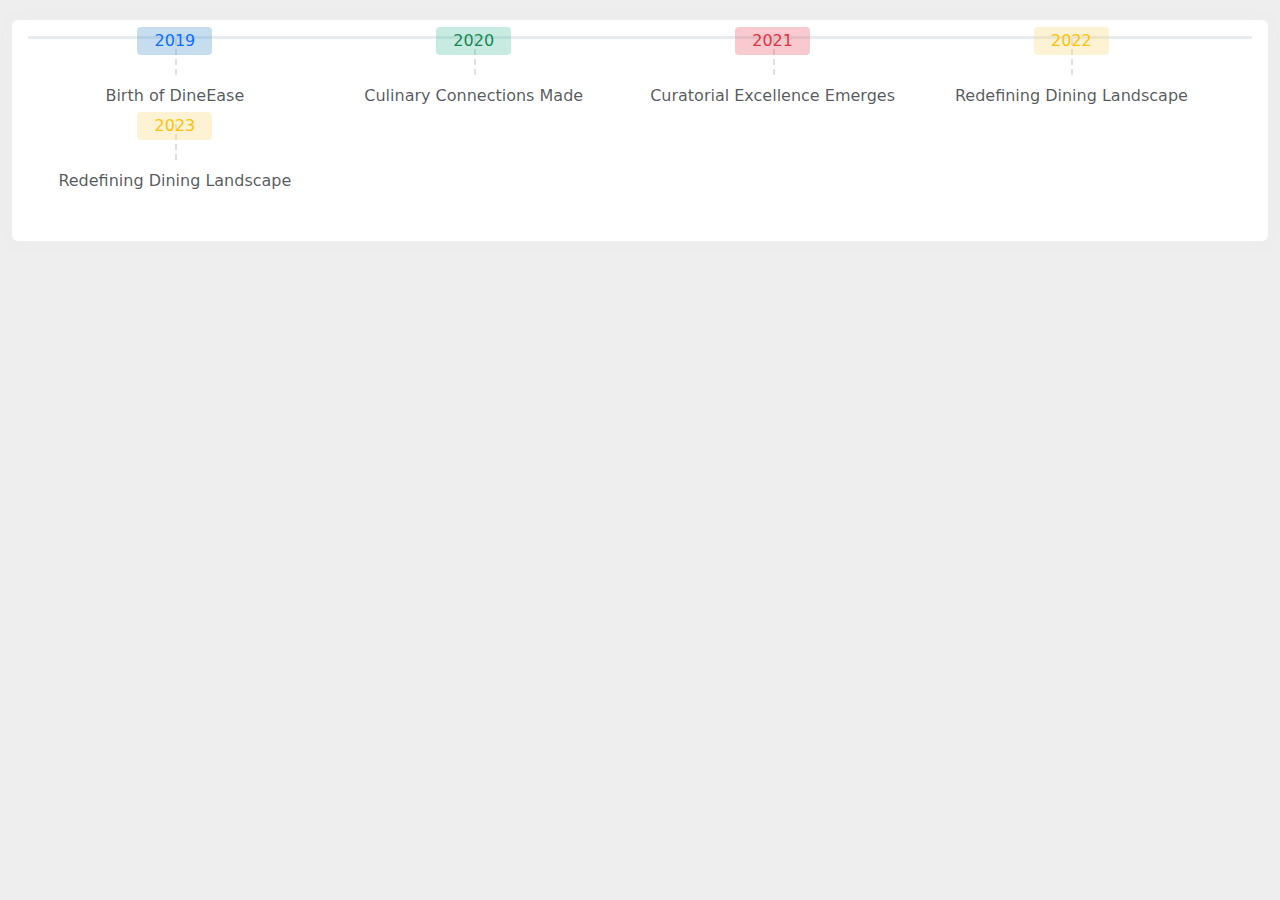
<file: euroskillsweb/horisontaltimeline.html>
<!DOCTYPE html>
<html lang="en">

<head>
    <meta charset="UTF-8">
    <meta name="viewport" content="width=device-width, initial-scale=1.0">
    <title>Document</title>
    <link rel="stylesheet" href="https://cdnjs.cloudflare.com/ajax/libs/bootstrap/5.3.3/css/bootstrap.min.css"
        integrity="sha512-jnSuA4Ss2PkkikSOLtYs8BlYIeeIK1h99ty4YfvRPAlzr377vr3CXDb7sb7eEEBYjDtcYj+AjBH3FLv5uSJuXg=="
        crossorigin="anonymous" referrerpolicy="no-referrer" />
    <script src="https://cdnjs.cloudflare.com/ajax/libs/bootstrap/5.3.3/js/bootstrap.bundle.min.js"
        integrity="sha512-7Pi/otdlbbCR+LnW+F7PwFcSDJOuUJB3OxtEHbg4vSMvzvJjde4Po1v4BR9Gdc9aXNUNFVUY+SK51wWT8WF0Gg=="
        crossorigin="anonymous" referrerpolicy="no-referrer"></script>
    <link rel="stylesheet" href="horisontaltimeline.css">
</head>

<body>
    <div class="container-fluid">
        <div class="row">
            <div class="col-lg-12">
                <div class="card">
                    <div class="card-body">
                        <div class="hori-timeline" dir="ltr">
                            <ul class="list-inline events">
                                <li class="list-inline-item event-list">
                                    <div class="px-4">
                                        <div class="event-date bg-soft-primary text-primary">2019 </div>
                                        <p class="text-muted">Birth of DineEase</p>
                                    </div>
                                </li>
                                <li class="list-inline-item event-list">
                                    <div class="px-4">
                                        <div class="event-date bg-soft-success text-success">2020 </div>
                                        <p class="text-muted">Culinary Connections Made</p>
                                    </div>
                                </li>
                                <li class="list-inline-item event-list">
                                    <div class="px-4">
                                        <div class="event-date bg-soft-danger text-danger">2021 </div>
                                        <p class="text-muted">Curatorial Excellence Emerges</p>
                                    </div>
                                </li>
                                <li class="list-inline-item event-list">
                                    <div class="px-4">
                                        <div class="event-date bg-soft-warning text-warning">2022 </div>
                                        <p class="text-muted">Redefining Dining Landscape</p>
                                    </div>
                                </li>
                                <li class="list-inline-item event-list">
                                    <div class="px-4">
                                        <div class="event-date bg-soft-warning text-warning">2023</div>
                                        <p class="text-muted">Redefining Dining Landscape</p>
                                    </div>
                                </li>
                            </ul>
                        </div>
                    </div>
                </div>
                <!-- end card -->
            </div>
        </div>
    </div>


</body>

</html>
</file>
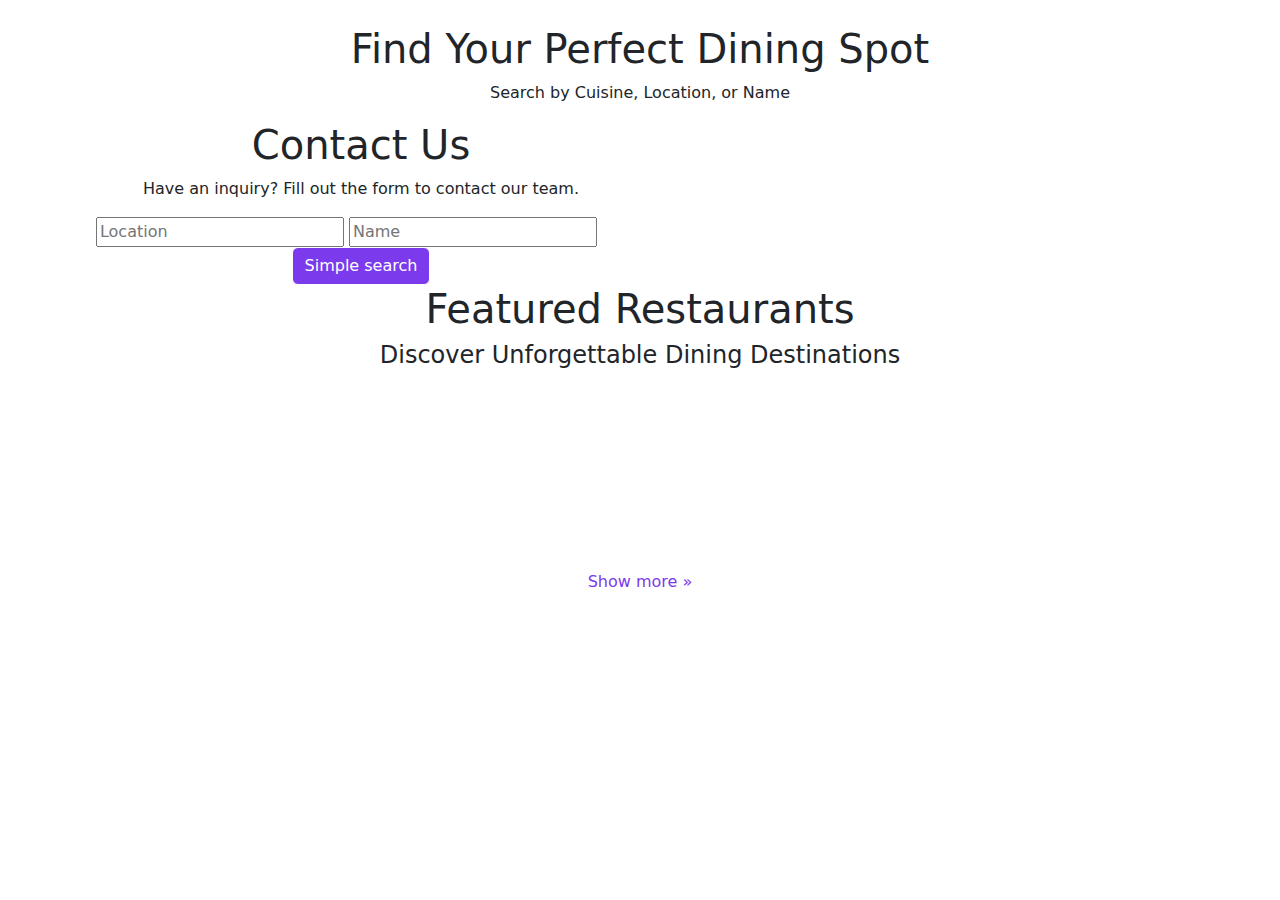
<file: euroskillsweb/Restaurantsearch.html>
<!DOCTYPE html>
<html lang="en">

<head>
    <meta charset="UTF-8">
    <meta name="viewport" content="width=device-width, initial-scale=1.0">
    <title>DineEase Showcase Website - Home Page</title>
    <!-- bootstrap -->
    <link rel="stylesheet" href="https://cdnjs.cloudflare.com/ajax/libs/bootstrap/5.3.3/css/bootstrap.min.css"
        integrity="sha512-jnSuA4Ss2PkkikSOLtYs8BlYIeeIK1h99ty4YfvRPAlzr377vr3CXDb7sb7eEEBYjDtcYj+AjBH3FLv5uSJuXg=="
        crossorigin="anonymous" referrerpolicy="no-referrer" />
    <script src="https://cdnjs.cloudflare.com/ajax/libs/bootstrap/5.3.3/js/bootstrap.bundle.min.js"
        integrity="sha512-7Pi/otdlbbCR+LnW+F7PwFcSDJOuUJB3OxtEHbg4vSMvzvJjde4Po1v4BR9Gdc9aXNUNFVUY+SK51wWT8WF0Gg=="
        crossorigin="anonymous" referrerpolicy="no-referrer"></script>
    <!-- saját -->
    <link rel="stylesheet" href="DineEase.css">
    <script src="DineEase.js"></script>
</head>

<body>
    <main>
        <div class="container">
            <div id="Restaurantsearch">
                <h1>Find Your Perfect Dining Spot</h1>
                <p>Search by Cuisine, Location, or Name</p>

                <div class="Restaurant col-6">
                    <h1>Contact Us</h1>
                    <p>Have an inquiry? Fill out the form to contact our team.</p>
                    <div class="container">
                        <form action="#" method="post">

                                <input type="text" name="Location" placeholder="Location" size="25" maxlength="50">
                                <input type="text" name="Name" placeholder="Name" size="25" maxlength="50">
                                <img src="images/Search Iconvector.svg" alt="search">

                            <button class="btn btn-primary" id="message">Simple search</button>
                        </form>
                    </div>
                </div>

                
                <div class="row" id="top5">
                    <h1>Featured Restaurants</h1>
                    <h4>Discover Unforgettable Dining Destinations</h4>
                    <div class="row col-9 p-5 m-5" id="top3restorants">


                    </div>

                </div>
                <div class="show">
                    <p>Show more »</p>
                </div>
            </div>
        </div>
    </main>
</body>

</html>
</file>
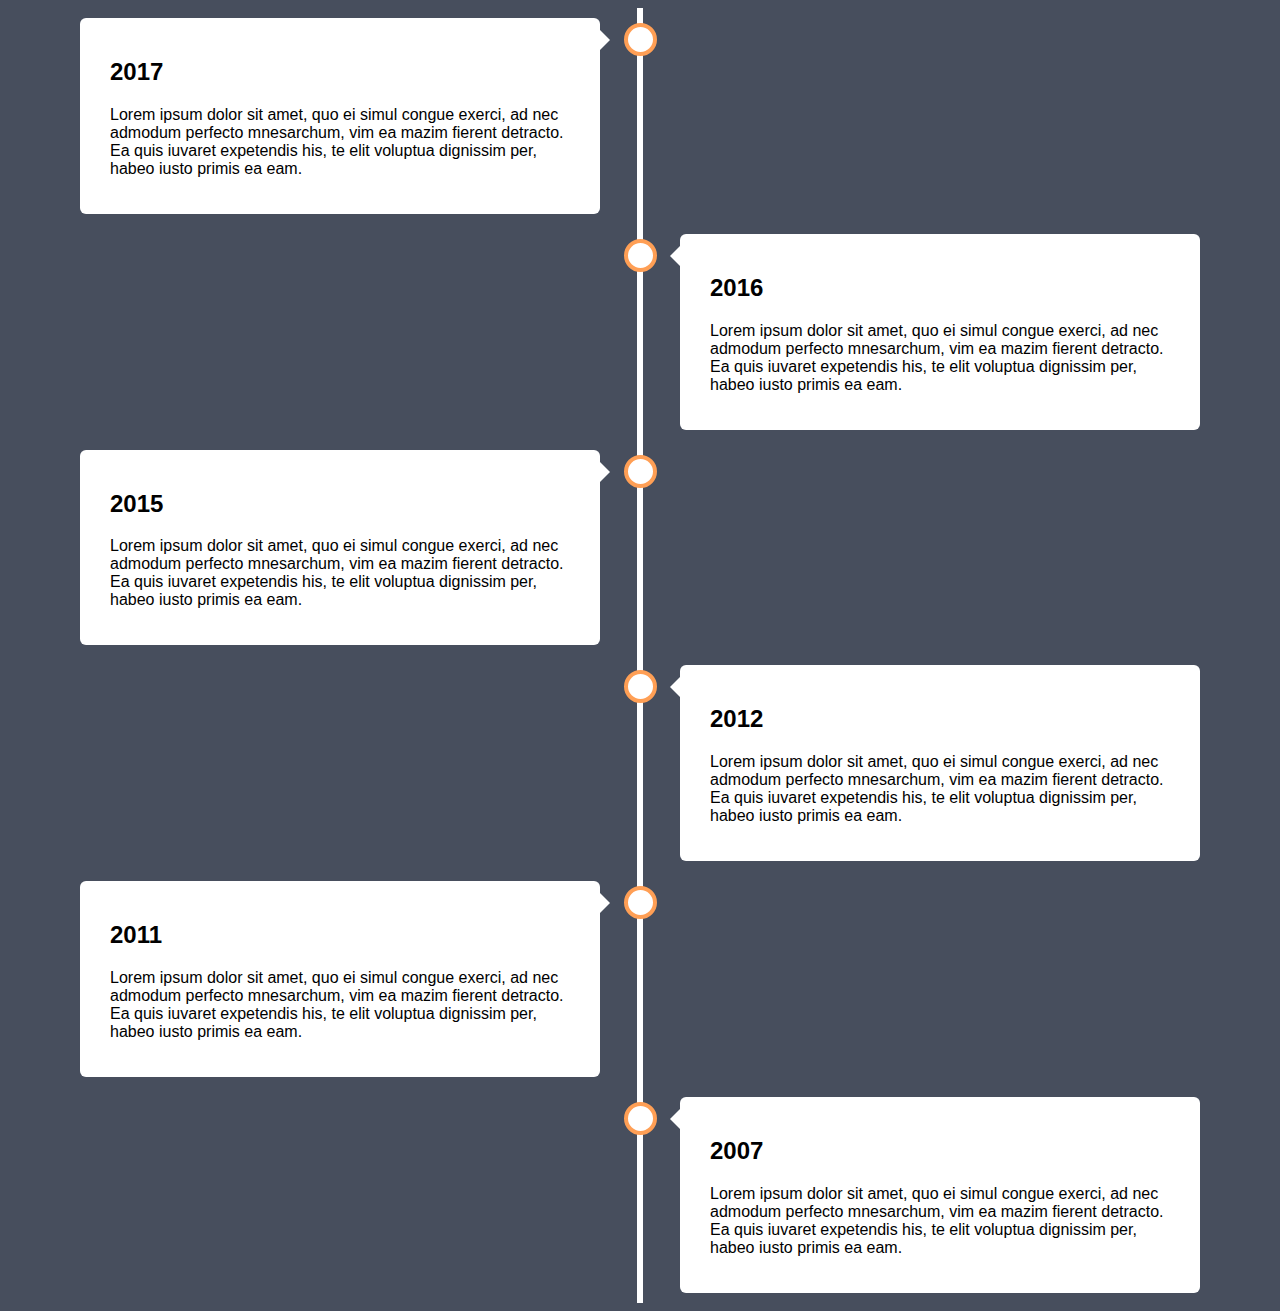
<file: euroskillsweb/timeline.html>
<!DOCTYPE html>
<html lang="en">
<head>
    <meta charset="UTF-8">
    <meta name="viewport" content="width=device-width, initial-scale=1.0">
    <link rel="stylesheet" href="timeline.css">
    <title>Document</title>
</head>
<body>
    
    <div class="timeline">
        <div class="container left">
          <div class="content">
            <h2>2017</h2>
            <p>Lorem ipsum dolor sit amet, quo ei simul congue exerci, ad nec admodum perfecto mnesarchum, vim ea mazim fierent detracto. Ea quis iuvaret expetendis his, te elit voluptua dignissim per, habeo iusto primis ea eam.</p>
          </div>
        </div>
        <div class="container right">
          <div class="content">
            <h2>2016</h2>
            <p>Lorem ipsum dolor sit amet, quo ei simul congue exerci, ad nec admodum perfecto mnesarchum, vim ea mazim fierent detracto. Ea quis iuvaret expetendis his, te elit voluptua dignissim per, habeo iusto primis ea eam.</p>
          </div>
        </div>
        <div class="container left">
          <div class="content">
            <h2>2015</h2>
            <p>Lorem ipsum dolor sit amet, quo ei simul congue exerci, ad nec admodum perfecto mnesarchum, vim ea mazim fierent detracto. Ea quis iuvaret expetendis his, te elit voluptua dignissim per, habeo iusto primis ea eam.</p>
          </div>
        </div>
        <div class="container right">
          <div class="content">
            <h2>2012</h2>
            <p>Lorem ipsum dolor sit amet, quo ei simul congue exerci, ad nec admodum perfecto mnesarchum, vim ea mazim fierent detracto. Ea quis iuvaret expetendis his, te elit voluptua dignissim per, habeo iusto primis ea eam.</p>
          </div>
        </div>
        <div class="container left">
          <div class="content">
            <h2>2011</h2>
            <p>Lorem ipsum dolor sit amet, quo ei simul congue exerci, ad nec admodum perfecto mnesarchum, vim ea mazim fierent detracto. Ea quis iuvaret expetendis his, te elit voluptua dignissim per, habeo iusto primis ea eam.</p>
          </div>
        </div>
        <div class="container right">
          <div class="content">
            <h2>2007</h2>
            <p>Lorem ipsum dolor sit amet, quo ei simul congue exerci, ad nec admodum perfecto mnesarchum, vim ea mazim fierent detracto. Ea quis iuvaret expetendis his, te elit voluptua dignissim per, habeo iusto primis ea eam.</p>
          </div>
        </div>
      </div>

</body>
</html>
</file>
<file: euroskillsweb/horisontaltimeline.css>
body{
    background:#eee;
    margin-top:20px;
}
.hori-timeline .events {
    border-top: 3px solid #e9ecef;
}
.hori-timeline .events .event-list {
    display: block;
    position: relative;
    text-align: center;
    padding-top: 70px;
    margin-right: 0;
}
.hori-timeline .events .event-list:before {
    content: "";
    position: absolute;
    height: 36px;
    border-right: 2px dashed #dee2e6;
    top: 0;
}
.hori-timeline .events .event-list .event-date {
    position: absolute;
    top: 38px;
    left: 0;
    right: 0;
    width: 75px;
    margin: 0 auto;
    border-radius: 4px;
    padding: 2px 2px;
}
@media (min-width: 1140px) {
    .hori-timeline .events .event-list {
        display: inline-block;
        width: 24%;
        padding-top: 45px;
    }
    .hori-timeline .events .event-list .event-date {
        top: -12px;
    }
}
.bg-soft-primary {
    background-color: rgba(64,144,203,.3)!important;
}
.bg-soft-success {
    background-color: rgba(71,189,154,.3)!important;
}
.bg-soft-danger {
    background-color: rgba(231,76,94,.3)!important;
}
.bg-soft-warning {
    background-color: rgba(249,213,112,.3)!important;
}
.card {
    border: none;
    margin-bottom: 24px;
    -webkit-box-shadow: 0 0 13px 0 rgba(236,236,241,.44);
    box-shadow: 0 0 13px 0 rgba(236,236,241,.44);
}
</file>
<file: euroskillsweb/DineEase.css>
:root{
    --custom--background-color: rgb(124,58,237);
    --custom--background-color2: white; 
}

.btn-primary, .btn-primary:hover{
    background-color: var(--custom--background-color);
    border-color: var(--custom--border-color);
}
#dineease{
    padding: 130px;
}
h1{
    font-style: bold;
}
#Testimonials{
    background-color: rgb(207,183,249);
    padding: 80px;
}
.view{
    color:rgb(94, 52, 167);
    float: right;
}
.cards-text{
    background-color: rgb(254, 254, 254);
}
#Restaurantsearch{
    text-align: center;
    
}
.se{
    color: black;
}
.show{
    text-align: center;
    color: rgb(124, 58, 237);
}
.velemeny{
    background-color: white;
    padding: 50px;
}

div .top3card .card-img-top{
    min-width: 300px;
    min-height: 280px;
}

#top3, #top4, #top5{
    position: relative;
    width: auto;
    /* Adj megfelelő szélességet a div-nek */
    height: auto;
    /* Adj megfelelő magasságot a div-nek */
  
  
    /* Az alsó bal sarkon lévő kör */
    &::before {
      z-index: -5000;
      content: '';
      position: absolute;
      width: var(--circle-diameter);
      /* Állítsd be a kör szélességét */
      height: var(--circle-diameter); 
      /* Állítsd be a kör magasságát */
      border-radius: 50%;
      /* Kerekített szélek kialakítása */
      background-color: var(--background-color-light);
      /* Válassz egy kör színt */
      bottom: -50px;
      left: -20px;
    }
  
    /* A felső jobb sarkon lévő kör */
    &::after {
      z-index: -5000;
      content: '';
      position: absolute;
      width: var(--circle-diameter);
      /* Állítsd be a kör szélességét */
      height: var(--circle-diameter);
      /* Állítsd be a kör magasságát */
      border-radius: 50%;
      /* Kerekített szélek kialakítása */
      background-color: var(--background-color-light);
      /* Válassz egy kör színt */
      top: 0;
      right: 0;
    }
  
  
  }
  #top3restorants {
    position: relative;
    width: 80%;
    /* Adj megfelelő szélességet a div-nek */
    height: auto;
    /* Adj megfelelő magasságot a div-nek */
  }  

.quote{
    max-width: 25px;
}



/*Contact Us*/
.information{
    background-color: var(--custom--background-color);
    color: white;
    width: 500px;
    height: 400px;
    padding: 30px 50px;
}
#message{
    text-align: right;
}

.privacy{
    text-decoration: none;
    color: white;
}
.contactUs{
    padding: 0px 50px;
}



/*About Us*/
.about{
    text-align: center;
}
.connect{
    padding: 70px 70px;
    background-color: rgb(124, 58, 237);
    color: white;

}

#team{
    align-items: center;
}

#szoveg{
    padding: 30px 245px;
}
.btn-secondary, .btn-secondary:hover{
    background-color: var(--custom--background-color2);
    color: var(--custom--background-color);

}

.mess{
    width: 50%;
}

/*About us horisontal timeline*/
body{
    margin-top:25px;
}
.hori-timeline .events {
    border-top: 3px solid #e9ecef;
}
.hori-timeline .events .event-list {
    display: inline-block;        
    width: 18%;
    padding-top: 50px;
    position: relative;
    text-align: center;
    margin-right: 0;
}
.hori-timeline .events .event-list:before {
    content: "";
    position: absolute;
    height: 36px;
    border-right: 2px dashed #dee2e6;
    top: 0;
}

.hori-timeline .events .event-list .event-date {
    position: absolute;
    top: -12px;
    left: 0;
    right: 0;
    width: 75px;
    margin: 0 auto;
    border-radius: 4px;

}

.text{
    color:rgb(124,58,237);
}

.hori-timeline .events .event-list:nth-child(odd) .event-date {
    margin-top: -15px;
}
.hori-timeline .events .event-list:nth-child(even) .event-date {
    margin-top: 15px;
}

.card {
    border: none;
    margin-bottom: 24px;
    -webkit-box-shadow: 0 0 13px 0 rgba(236,236,241,.44);
    box-shadow: 0 0 13px 0 rgba(236,236,241,.44);
}

/*.bg-soft-primary {
    background-color: rgb(124,58,237);
}*/


/*Restaurant Search*/
.dropdown {
    float: left;
    overflow: hidden;
  }
  
  .dropdown .dropbtn {
    font-size: 16px;  
    border: none;
    outline: none;
    color: white;
    padding: 14px 16px;
    background-color: inherit;
    font-family: inherit;
    margin: 0;
  }
  
  .dropdown:hover .dropbtn {
    background-color: red;
  }
  
  .dropdown-content {
    display: none;
    position: absolute;
    background-color: #f9f9f9;
    min-width: 160px;
    box-shadow: 0px 8px 16px 0px rgba(0,0,0,0.2);
    z-index: 1;
  }
  
  .dropdown-content a {
    float: none;
    color: black;
    padding: 12px 16px;
    text-decoration: none;
    display: block;
    text-align: left;
  }
  
  .dropdown-content a:hover {
    background-color: #ddd;
  }
  
  .dropdown:hover .dropdown-content {
    display: block;
  }
</file>
<file: euroskillsweb/timeline.css>
* {
    box-sizing: border-box;
  }
  
  body {
    background-color: #474e5d;
    font-family: Helvetica, sans-serif;
  }
  
  /* The actual timeline (the vertical ruler) */
  .timeline {
    position: relative;
    max-width: 1200px;
    margin: 0 auto;
  }
  
  /* The actual timeline (the vertical ruler) */
  .timeline::after {
    content: '';
    position: absolute;
    width: 6px;
    background-color: white;
    top: 0;
    bottom: 0;
    left: 50%;
    margin-left: -3px;
  }
  
  /* Container around content */
  .container {
    padding: 10px 40px;
    position: relative;
    background-color: inherit;
    width: 50%;
  }
  
  /* The circles on the timeline */
  .container::after {
    content: '';
    position: absolute;
    width: 25px;
    height: 25px;
    right: -17px;
    background-color: white;
    border: 4px solid #FF9F55;
    top: 15px;
    border-radius: 50%;
    z-index: 1;
  }
  
  /* Place the container to the left */
  .left {
    left: 0;
  }
  
  /* Place the container to the right */
  .right {
    left: 50%;
  }
  
  /* Add arrows to the left container (pointing right) */
  .left::before {
    content: " ";
    height: 0;
    position: absolute;
    top: 22px;
    width: 0;
    z-index: 1;
    right: 30px;
    border: medium solid white;
    border-width: 10px 0 10px 10px;
    border-color: transparent transparent transparent white;
  }
  
  /* Add arrows to the right container (pointing left) */
  .right::before {
    content: " ";
    height: 0;
    position: absolute;
    top: 22px;
    width: 0;
    z-index: 1;
    left: 30px;
    border: medium solid white;
    border-width: 10px 10px 10px 0;
    border-color: transparent white transparent transparent;
  }
  
  /* Fix the circle for containers on the right side */
  .right::after {
    left: -16px;
  }
  
  /* The actual content */
  .content {
    padding: 20px 30px;
    background-color: white;
    position: relative;
    border-radius: 6px;
  }
  
  /* Media queries - Responsive timeline on screens less than 600px wide */
  @media screen and (max-width: 600px) {
    /* Place the timelime to the left */
    .timeline::after {
    left: 31px;
    }
    
    /* Full-width containers */
    .container {
    width: 100%;
    padding-left: 70px;
    padding-right: 25px;
    }
    
    /* Make sure that all arrows are pointing leftwards */
    .container::before {
    left: 60px;
    border: medium solid white;
    border-width: 10px 10px 10px 0;
    border-color: transparent white transparent transparent;
    }
  
    /* Make sure all circles are at the same spot */
    .left::after, .right::after {
    left: 15px;
    }
    
    /* Make all right containers behave like the left ones */
    .right {
    left: 0%;
    }
  }
</file>
